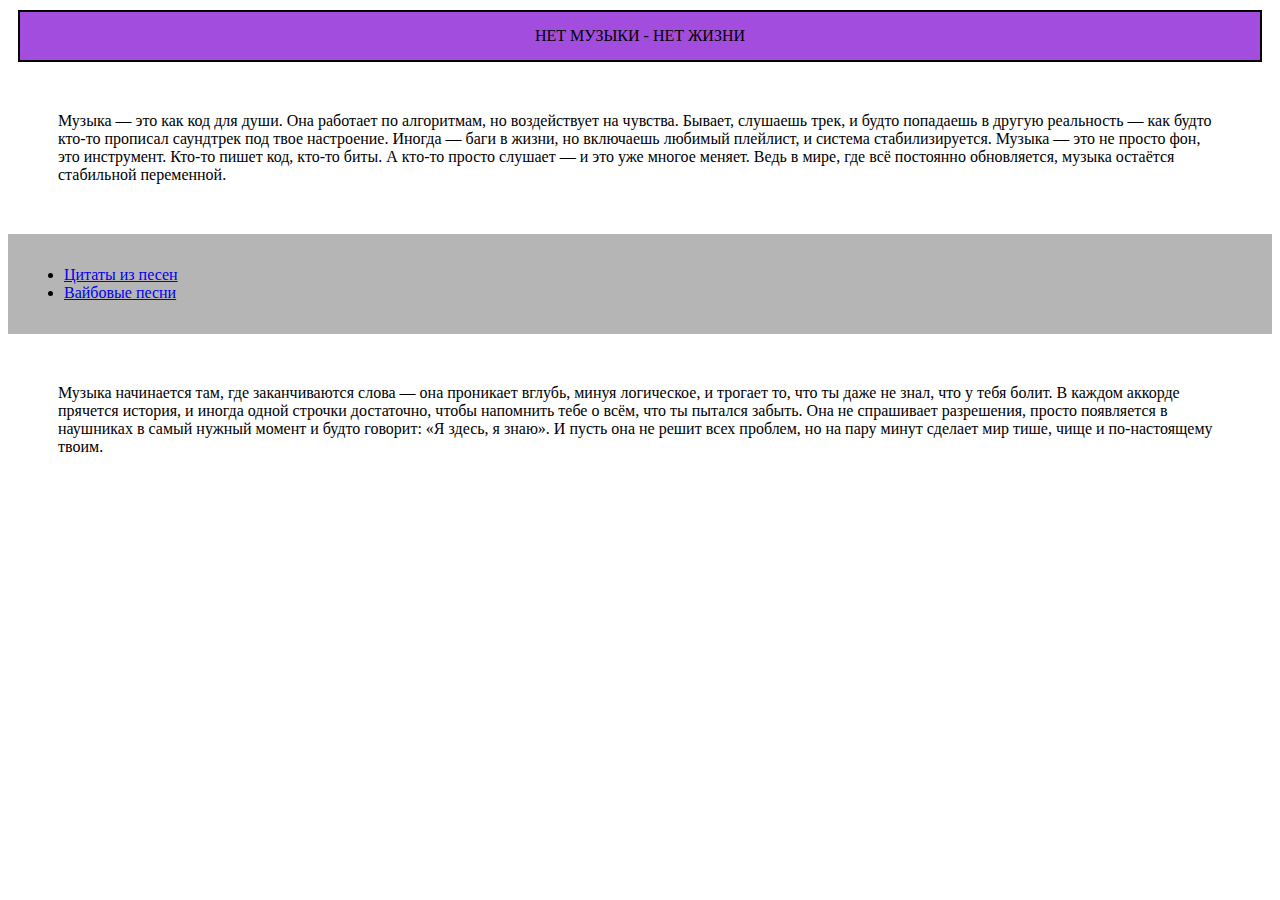
<file: index.html>
<!DOCTYPE html>
<html lang="en">
<head>
    <meta charset="UTF-8">
    <meta name="viewport" content="width=device-width, initial-scale=1.0">
    <title>music</title>
    <link rel="stylesheet"  href="style.css">
</head>
<body>
 <header class="header">НЕТ МУЗЫКИ - НЕТ ЖИЗНИ</header>
 <main>Музыка — это как код для души.
Она работает по алгоритмам, но воздействует на чувства. Бывает, слушаешь трек, и будто попадаешь в другую реальность — как будто кто-то прописал саундтрек под твое настроение. Иногда — баги в жизни, но включаешь любимый плейлист, и система стабилизируется. Музыка — это не просто фон, это инструмент. Кто-то пишет код, кто-то биты. А кто-то просто слушает — и это уже многое меняет. Ведь в мире, где всё постоянно обновляется, музыка остаётся стабильной переменной.</main>
 <nav>
    <ul>
        <li><a href="quote.html">Цитаты из песен</a></li>
        <li><a href="v.html">Вайбовые песни</a></li>
    </ul>
 </nav>
 <section>
    <div>Музыка начинается там, где заканчиваются слова — она проникает вглубь, минуя логическое, и трогает то, что ты даже не знал, что у тебя болит. В каждом аккорде прячется история, и иногда одной строчки достаточно, чтобы напомнить тебе о всём, что ты пытался забыть. Она не спрашивает разрешения, просто появляется в наушниках в самый нужный момент и будто говорит: «Я здесь, я знаю». И пусть она не решит всех проблем, но на пару минут сделает мир тише, чище и по-настоящему твоим.</div>
 </section>
</body>
</html>
</file>
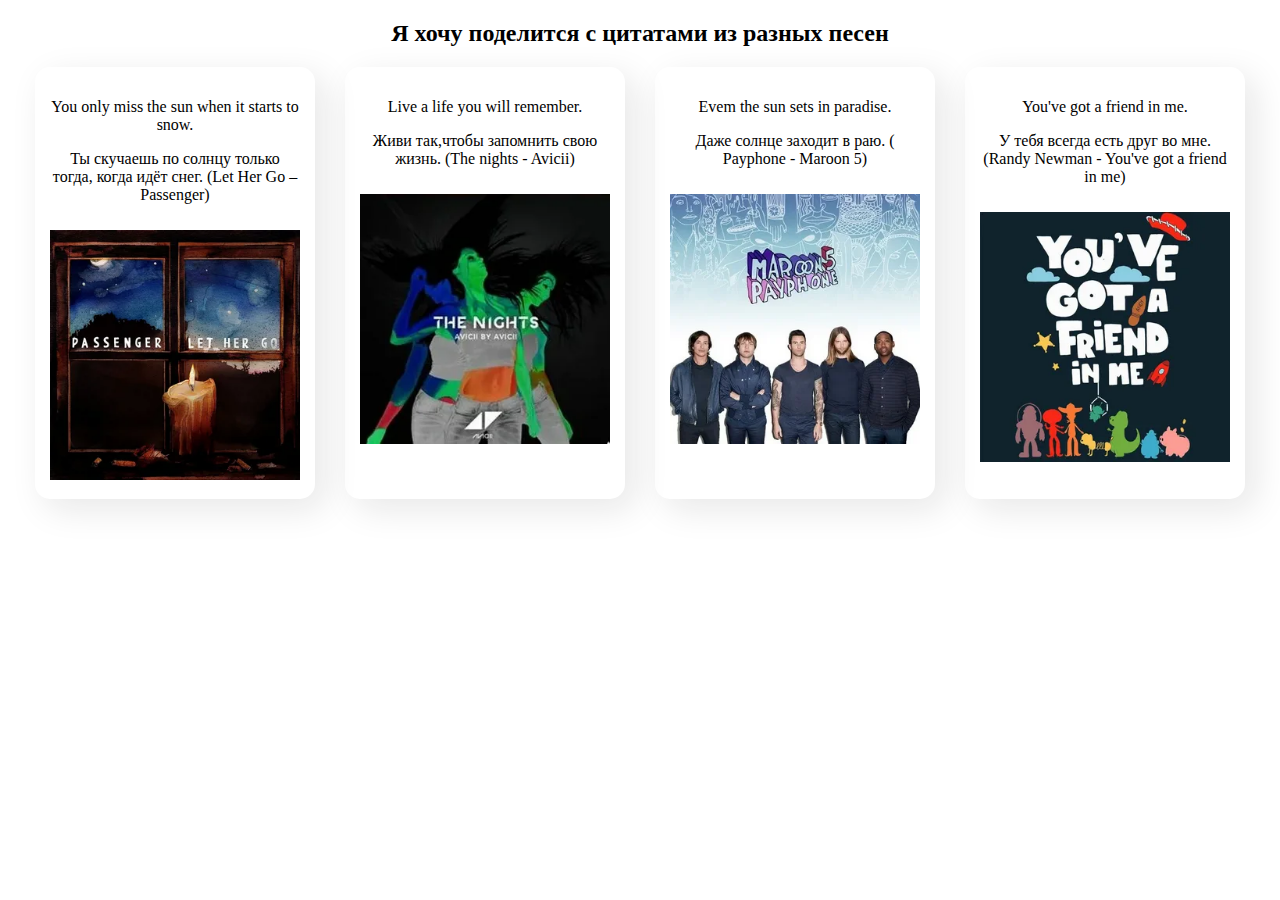
<file: quote.html>
<!DOCTYPE html>
<html lang="en">
<head>
    <meta charset="UTF-8">
    <meta name="viewport" content="width=device-width, initial-scale=1.0">
    <title>Quote</title>
    <link rel="stylesheet"  href="style.css">
</head>
<body>
    <h2>Я хочу поделится с цитатами из разных песен</h2>
    <div class="quote-row">
  <div class="quote-card">
    <p>You only miss the sun when it starts to snow.</p>
    <p>Ты скучаешь по солнцу только тогда, когда идёт снег. (Let Her Go – Passenger)</p>
    <img src="img/i.webp" alt="Let Her Go">
  </div>

  <div class="quote-card">
    <p>Live a life you will remember.</p>
    <p>Живи так,чтобы запомнить свою жизнь. (The nights - Avicii)</p>
    <img src="img/i (1).webp" alt="The nights">
  </div>
   
  <div class="quote-card">
    <p>Evem the sun sets in paradise.</p>
    <p>Даже солнце заходит в раю. ( Payphone - Maroon 5)</p>
    <img src="img/i (2).webp" alt="Payphone">
  </div>
  <div class="quote-card">
    <p>You've got a friend in me.</p>
    <p>У тебя всегда есть друг во мне. (Randy Newman - You've got a friend in me)</p>
    <img src="img/i (3).webp" alt="You've got a friend in me">
  </div>
</div>
    
</body>
</html>
</file>
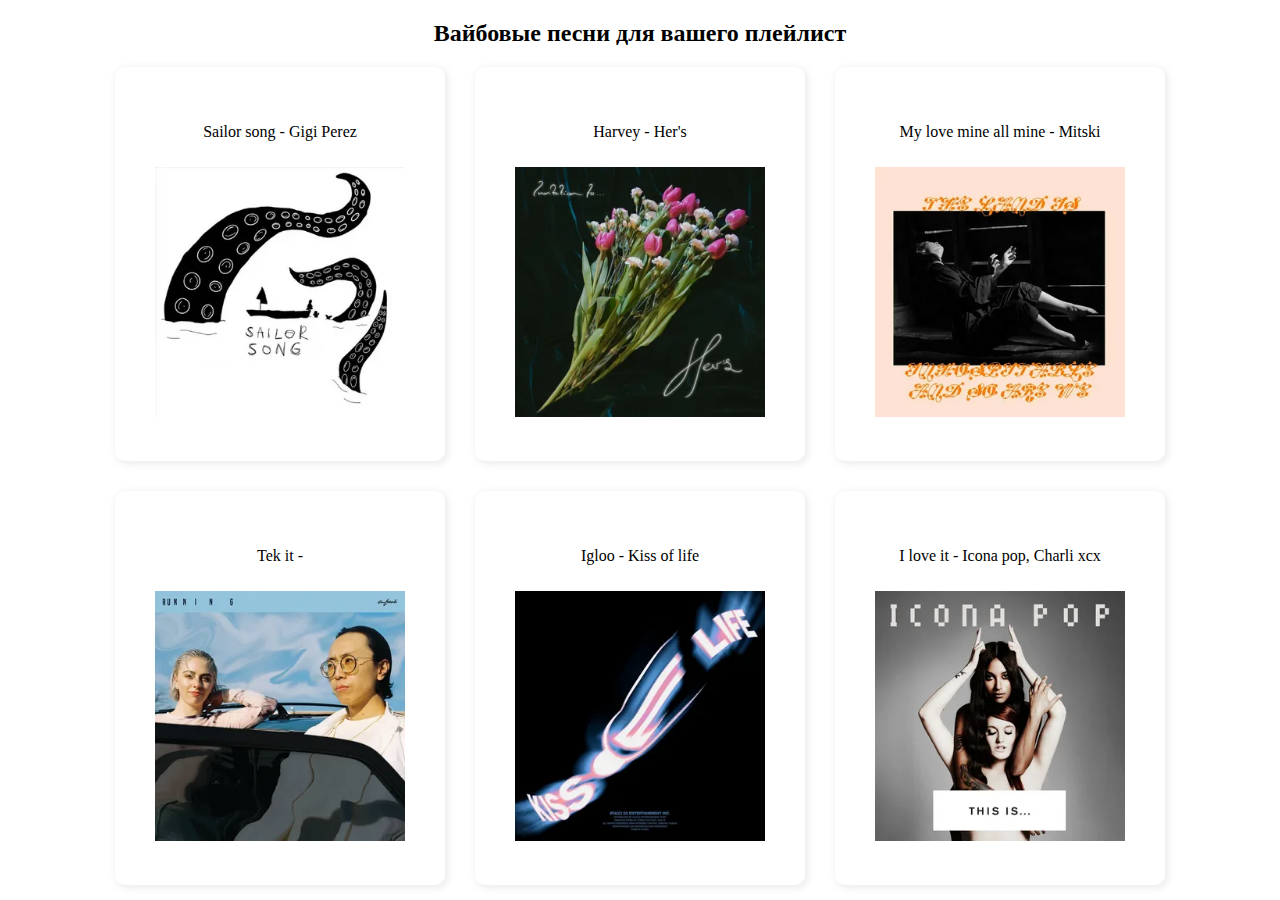
<file: v.html>
<!DOCTYPE html>
<html lang="en">
<head>
    <meta charset="UTF-8">
    <meta name="viewport" content="width=device-width, initial-scale=1.0">
    <title>Song</title>
    <link rel="stylesheet"  href="style.css">
</head>
<body>
  <h2>Вайбовые песни для вашего плейлист</h2>
    <div class="v-row">
  <div class="v-card">
    <p>Sailor song - Gigi Perez</p>
    <img src="img/i (8).webp" alt="Sailor song">
  </div>

  <div class="v-card">
    <p>Harvey - Her's</p>
    <img src="img/i (5).webp" alt="Harvey">
  </div>
   
  <div class="v-card">
    <p>My love mine all mine - Mitski</p>
    <img src="img/i (6).webp" alt="My love mine all mine">
  </div>
  <div class="v-card">
    <p>Tek it - </p>
    <img src="img/i (7).webp" alt="Tek it">
  </div>

  <div class="v-card">
    <p>Igloo - Kiss of life</p>
    <img src="img/i (9).webp" alt="igloo">
  </div>
  
  <div class="v-card">
    <p>I love it - Icona pop, Charli xcx</p>
    <img src="img/i (10).webp" alt="i love it">
  </div>
</div>
</body>
</html>
</file>
<file: style.css>
header{
    color: black;
    background-color: rgb(162, 77, 222);
    text-align: center;
    align-items: center;
    margin: 10px;
    padding: 15px;
    border: 2px solid black;
}
h2{
    text-align: center;
}
nav{
    background-color: rgb(181, 181, 181);
            padding: 1em;
            display: flex;
            justify-content: space-between;
}
.quote-row {
  display: flex;
  gap: 30px;
  flex-wrap: wrap; 
  justify-content: center;
}

.quote-card {
  padding: 15px;
  max-width: 250px;
  text-align: center;
  border-radius: 15px;
  box-shadow: 10px 10px 35px rgba(21, 21, 21, 0.1);
}

.quote-card img {
  width: 100%;
  height: auto;
  margin-top: 10px;
}
main{
    padding: 30px;
    margin: 20px;
    font-family: georgia;
}
section{
     padding: 30px;
    margin: 20px;
    font-family: georgia;
}
.v-row {
  display: flex;
  gap: 30px;
  flex-wrap: wrap; 
  justify-content: center;
}
.v-card {
  padding: 40px;
  max-width: 250px;
  text-align: center;
  border-radius: 10px;
  box-shadow: 2px 2px 10px rgba(21, 21, 21, 0.1);
}
.v-card img {
  width: 100%;
  height: auto;
  margin-top: 10px;
}
</file>
